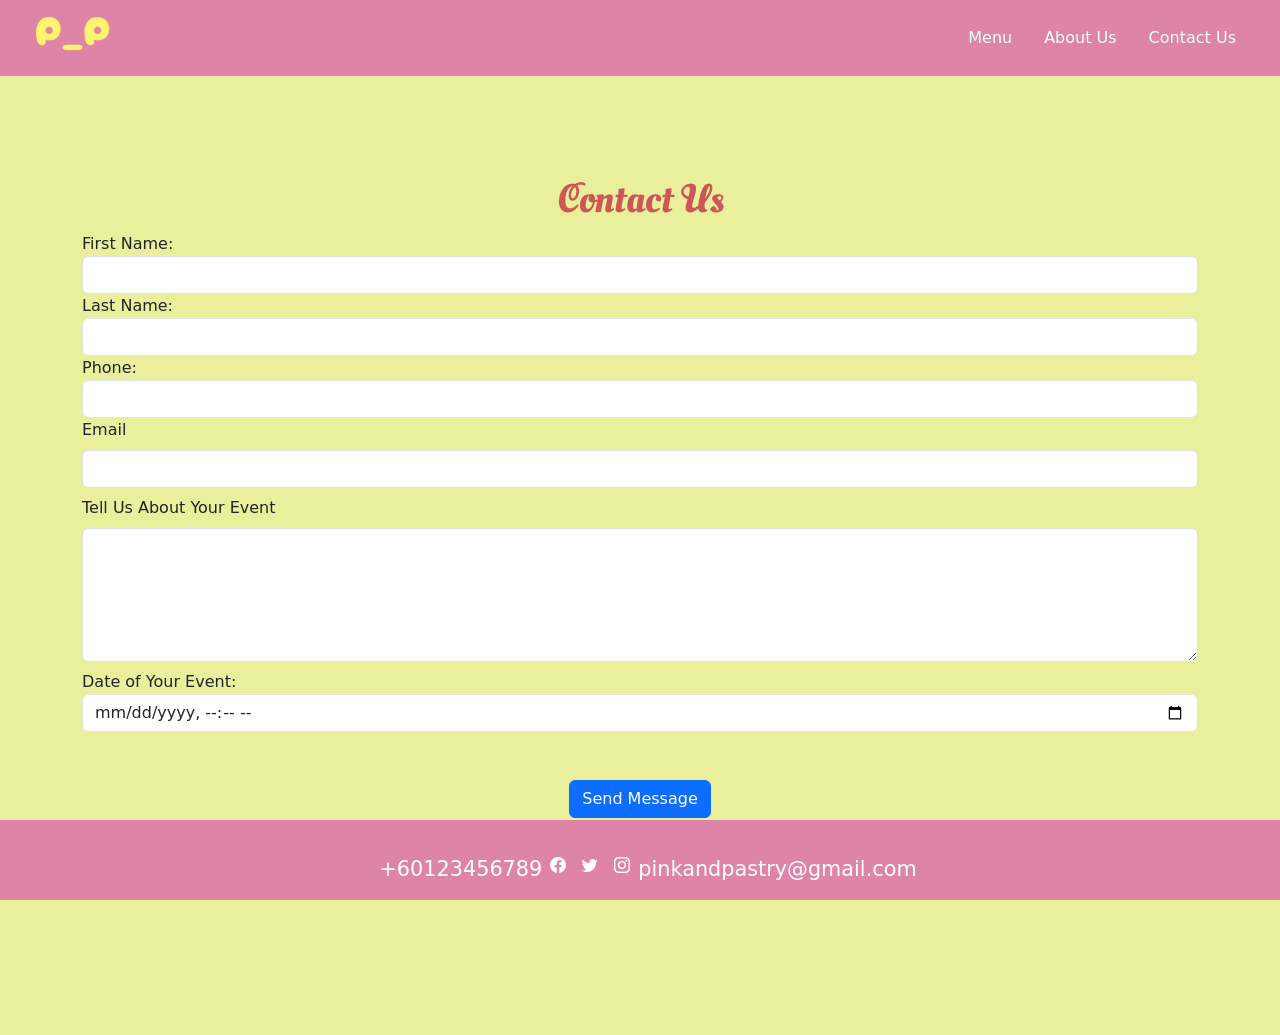
<file: website of interest/contact-us.html>
<!doctype html>
<html lang="en">
    <head>
        <meta charset="UTF-8" />
        <meta name="viewport" content="width=device-width, initial-scale=1.0" />
        <title>Contact Us</title>
        <link rel="stylesheet" href="https://cdn.jsdelivr.net/npm/bootstrap-icons@1.13.1/font/bootstrap-icons.min.css" />

        <link href="https://cdn.jsdelivr.net/npm/bootstrap@5.3.8/dist/css/bootstrap.min.css" rel="stylesheet" integrity="sha384-sRIl4kxILFvY47J16cr9ZwB07vP4J8+LH7qKQnuqkuIAvNWLzeN8tE5YBujZqJLB" crossorigin="anonymous" />
        <script src="https://cdn.jsdelivr.net/npm/bootstrap@5.3.8/dist/js/bootstrap.bundle.min.js" integrity="sha384-FKyoEForCGlyvwx9Hj09JcYn3nv7wiPVlz7YYwJrWVcXK/BmnVDxM+D2scQbITxI" crossorigin="anonymous"></script>
        <link rel="stylesheet" href="https://cdn.jsdelivr.net/npm/bootstrap-icons@1.13.1/font/bootstrap-icons.min.css" />
        <link rel="preconnect" href="https://fonts.googleapis.com" />
        <link rel="preconnect" href="https://fonts.gstatic.com" crossorigin />
        <link href="https://fonts.googleapis.com/css2?family=Fredoka:wght@300..700&family=Merriweather:ital,opsz,wght@0,18..144,300..900;1,18..144,300..900&family=Oleo+Script+Swash+Caps:wght@400;700&family=Oswald:wght@200..700&display=swap" rel="stylesheet" />
        <link rel="stylesheet" href="home.css" />
    </head>
    <style>
        @import url('https://cdn.jsdelivr.net/npm/bootstrap-icons@1.13.1/font/bootstrap-icons.min.css');
        body {
            height: 115vh;
        }
        /* navbar start  */
        .custom-navbar {
            background-color: rgb(222, 132, 166); /* or your color */
            backdrop-filter: blur(10px);
        }

        /* LOGO SIZE */
        .logo {
            height: 50px;
            width: auto;
        }

        /* MOBILE LOGO */
        @media (max-width: 576px) {
            .logo {
                height: 40px;
            }
        }

        /* NAV LINK STYLE */
        .nav-link {
            font-weight: 500;
            transition: 0.3s;
        }

        .nav-link:hover {
            color: #ff6b81;
        }

        /* FIX BODY OVERLAP (important for fixed navbar) */
        body {
            padding-top: 70px;
        }
        a {
            text-decoration: none;
        }

        li {
            list-style: none;
        }

        .text-azure {
            color: azure !important;
        }
        /*  nav bar end  */
        .container {
            padding-top: 90px;
        }
        footer {
            position: fixed;
            height: 5rem;
            left: 0;
            bottom: 0;
            width: 100%;
            background-color: rgb(222, 132, 166);
            color: white;
            text-align: center;
            padding: 10px 0;
            z-index: 1000;
        }
        footer p {
            font-size: clamp(0.8rem, 2vw, 1.3rem);
        }
        .social-icon {
            display: inline-block;
            cursor: pointer;
            transition: all 0.3s ease;
        }
        .social-icon:hover {
            transform: translateY(-5px);
        }

        .bi-facebook:hover {
            color: blueviolet !important;
        }
        .bi-twitter:hover {
            color: aqua !important;
        }
        .bi-instagram:hover {
            color: rgb(255, 46, 46) !important ;
        }
    </style>
    <body>
        <!-- navbar  -->
        <nav class="navbar navbar-expand-lg navbar-dark custom-navbar fixed-top px-4">
            <div class="container-fluid">
                <a href="menu.html" class="navbar-brand fw-bold"> <img src="P_P (1).png" class="logo" alt="P_P logo" /> </a>

                <button class="navbar-toggler" type="button" data-bs-toggle="collapse" data-bs-target="#navbarNav">
                    <span class="navbar-toggler-icon"></span>
                </button>

                <div class="collapse navbar-collapse" id="navbarNav">
                    <ul class="navbar-nav ms-auto gap-3">
                        <li class="nav-item"><a href="menu.html" class="nav-link text-azure">Menu</a></li>
                        <li class="nav-item"><a href="about-us.html" class="nav-link text-azure">About Us</a></li>
                        <li class="nav-item"><a href="contact-us.html" class="nav-link text-azure">Contact Us</a></li>
                    </ul>
                </div>
            </div>
        </nav>
        <div class="container">
            <h1 class="text-center mt-3" style="font-family: Oleo Script Swash Caps; color: rgb(205, 86, 86)">Contact Us</h1>
            <form>
                <div class="form-group">
                    <label for="fname">First Name:</label>
                    <input type="text" name="fname" class="form-control" id="fname" name="fname" placeholder="" />
                    <label for="lname">Last Name: </label>
                    <input type=" text" id="lname" class="form-control" name="lname" placeholder="" />
                </div>
                <div class="form-group">
                    <label for="phone">Phone:</label>
                    <input type="tel" name="phone" id="phone" class="form-control" />
                </div>
                <div class="form-group">
                    <label for="email">Email</label>
                    <input type="email" class="form-control my-2" id="email" />
                </div>
                <div class="form-group">
                    <label for="message">Tell Us About Your Event</label>
                    <textarea name="message" id="message" class="form-control my-2" rows="5"></textarea>
                </div>
                <div class="form-group">
                    <label for="daytime">Date of Your Event:</label>
                    <input type="datetime-local" name="daytime" id="daytime" class="form-control" />
                </div>

                <div class="d-flex justify-content-center mt-5">
                    <button type="submit" class="btn btn-primary">Send Message</button>
                </div>
            </form>
        </div>

        <footer>
            <div class="container-fluid py-4">
                <div class="d-flex container-fluid" style="margin-left: auto; margin-right: 0 auto; justify-content: center">
                    <p style="margin-left: 31rem !important">+60123456789</p>
                    <a href="https://www.facebook.com/" target="_blank"><i class="bi bi-facebook text-white px-2"> </i></a>
                    <a href="https://x.com/" target="_blank"><i class="bi bi-twitter text-white px-2"></i></a>
                    <a href="https://www.instagram.com/" target="_blank"><i class="bi bi-instagram text-white px-2"></i></a>
                    <p style="margin-right: 30rem !important">pinkandpastry@gmail.com</p>
                </div>
            </div>
        </footer>
    </body>
</html>
</file>
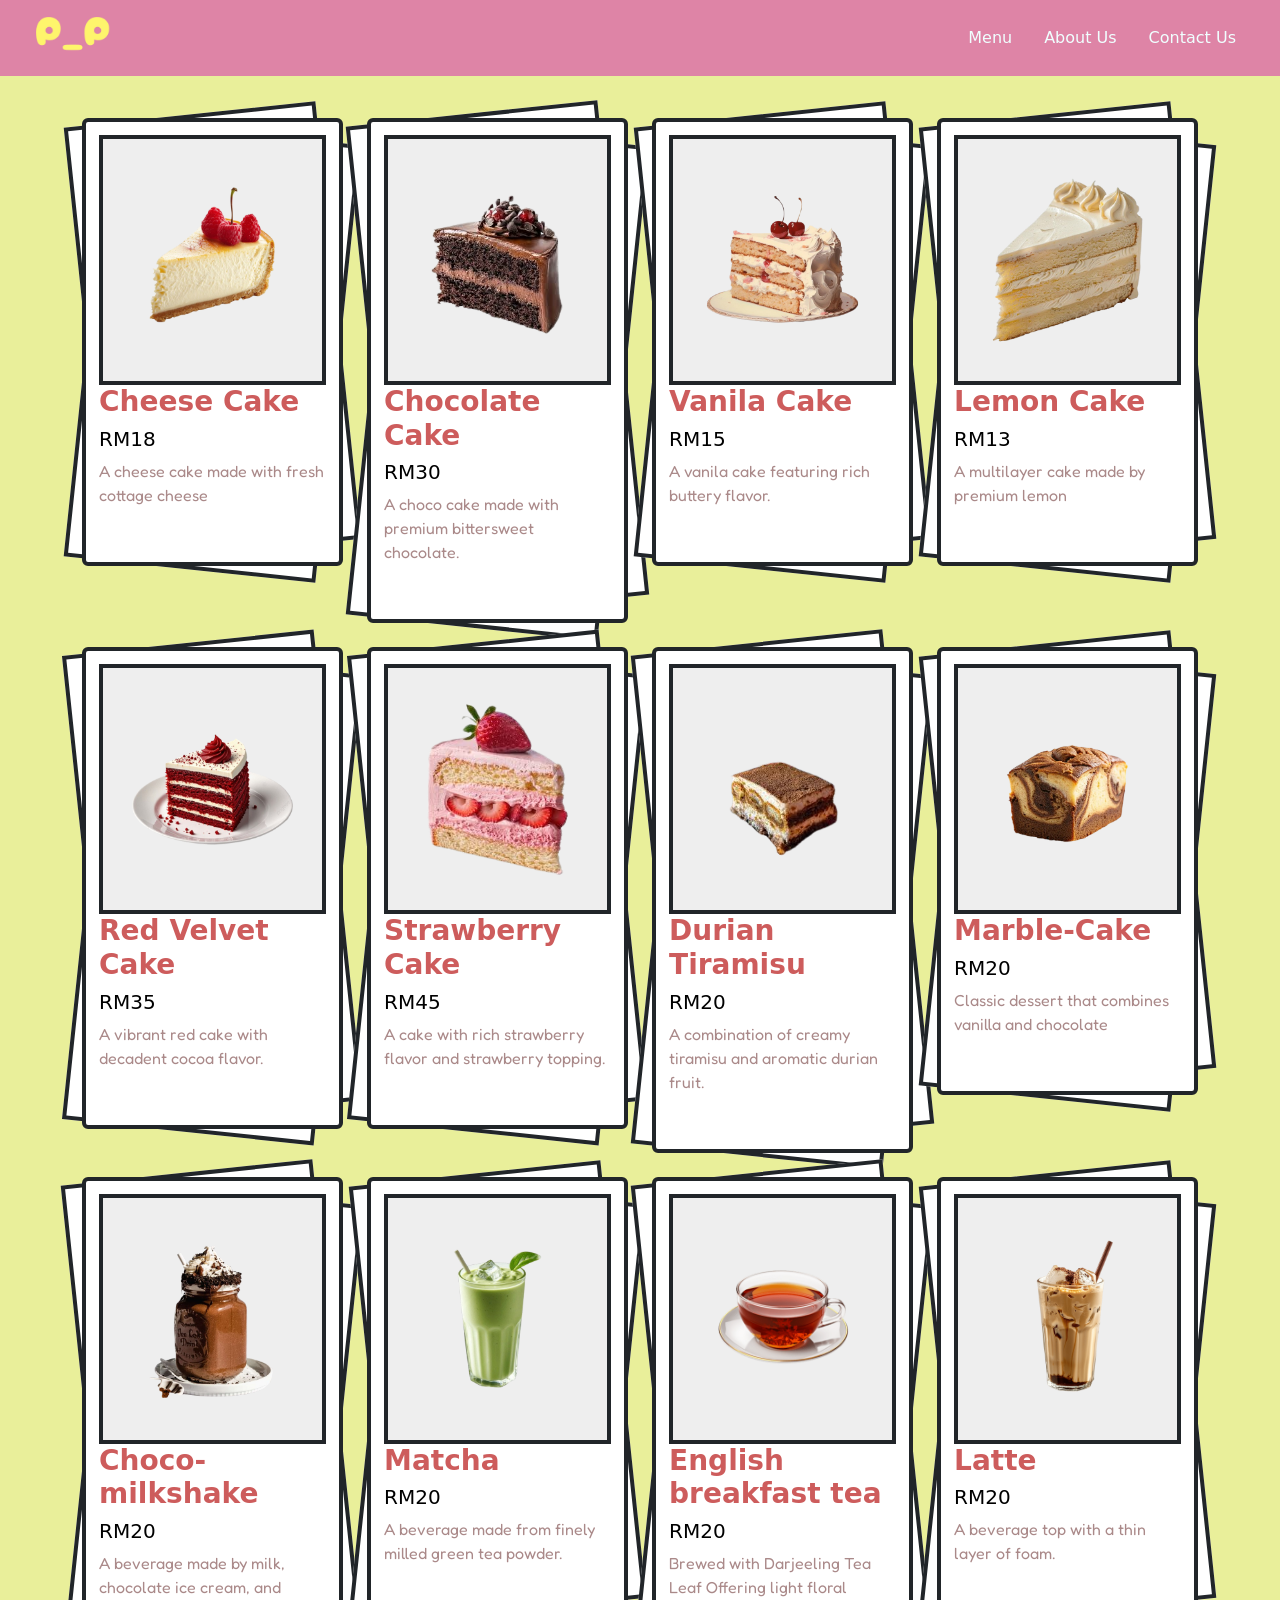
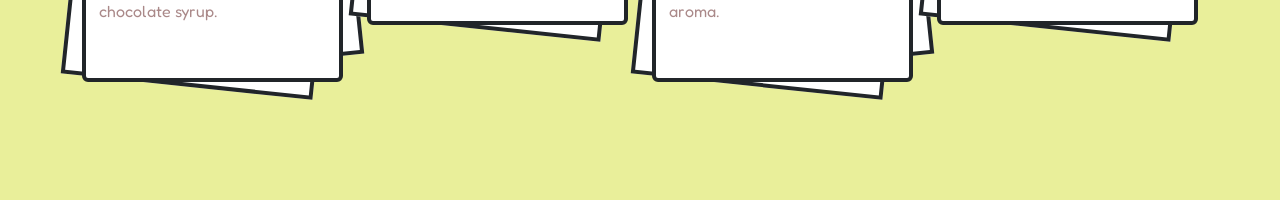
<file: website of interest/menu.html>
<!doctype html>
<html lang="en">
    <head>
        <meta charset="UTF-8" />
        <meta name="viewport" content="width=device-width, initial-scale=1.0" />
        <title>Menu</title>
        <link href="https://cdn.jsdelivr.net/npm/bootstrap@5.3.8/dist/css/bootstrap.min.css" rel="stylesheet" integrity="sha384-sRIl4kxILFvY47J16cr9ZwB07vP4J8+LH7qKQnuqkuIAvNWLzeN8tE5YBujZqJLB" crossorigin="anonymous" />
        <script src="https://cdn.jsdelivr.net/npm/bootstrap@5.3.8/dist/js/bootstrap.bundle.min.js" integrity="sha384-FKyoEForCGlyvwx9Hj09JcYn3nv7wiPVlz7YYwJrWVcXK/BmnVDxM+D2scQbITxI" crossorigin="anonymous"></script>
        <link rel="preconnect" href="https://fonts.googleapis.com" />
        <link rel="preconnect" href="https://fonts.gstatic.com" crossorigin />
        <link href="https://fonts.googleapis.com/css2?family=Fredoka:wght@300..700&family=Merriweather:ital,opsz,wght@0,18..144,300..900;1,18..144,300..900&family=Oleo+Script+Swash+Caps:wght@400;700&family=Oswald:wght@200..700&display=swap" rel="stylesheet" />
        <link rel="stylesheet" href="menu.css" />
        <link rel="stylesheet" href="home.css" />
        <style>
            @import url('https://fonts.googleapis.com/css2?family=Fredoka:wght@300..700&family=Merriweather:ital,opsz,wght@0,18..144,300..900;1,18..144,300..900&family=Oleo+Script+Swash+Caps:wght@400;700&family=Oswald:wght@200..700&display=swap');
        </style>
    </head>
    <body>
        <!-- navbar  -->
        <nav class="navbar navbar-expand-lg navbar-dark custom-navbar fixed-top px-4">
            <div class="container-fluid">
                <a href="index.html" class="navbar-brand fw-bold"> <img src="P_P (1).png" class="logo" alt="P_P logo" /> </a>

                <button class="navbar-toggler" type="button" data-bs-toggle="collapse" data-bs-target="#navbarNav">
                    <span class="navbar-toggler-icon"></span>
                </button>

                <div class="collapse navbar-collapse" id="navbarNav">
                    <ul class="navbar-nav ms-auto gap-3">
                        <li class="nav-item"><a href="menu.html" class="nav-link text-azure">Menu</a></li>
                        <li class="nav-item"><a href="about-us.html" class="nav-link text-azure">About Us</a></li>
                        <li class="nav-item"><a href="contact-us.html" class="nav-link text-azure">Contact Us</a></li>
                    </ul>
                </div>
            </div>
        </nav>

        <div class="container my-5">
            <div class="row row-cols-1 row-cols-sm-2 row-cols-md-3 row-cols-lg-4 g-4">
                <div class="col">
                    <div class="stack">
                        <div class="card">
                            <div class="image">
                                <img src="image/cake-1.png" alt="Cheese Cake " />
                            </div>
                            <div class="content">
                                <h3>Cheese Cake</h3>
                                <h5>RM18</h5>
                                <p>A cheese cake made with fresh cottage cheese</p>
                            </div>
                        </div>
                    </div>
                </div>
                <div class="col">
                    <div class="stack">
                        <div class="card">
                            <div class="image">
                                <img src="image/cake-2.png" alt="Chocolate Cake " />
                            </div>
                            <div class="content">
                                <h3>Chocolate Cake</h3>
                                <h5>RM30</h5>
                                <p>A choco cake made with premium bittersweet chocolate.</p>
                            </div>
                        </div>
                    </div>
                </div>
                <div class="col">
                    <div class="stack">
                        <div class="card">
                            <div class="image">
                                <img src="image/cake-3.png" alt="Vanila Cake " />
                            </div>
                            <div class="content">
                                <h3>Vanila Cake</h3>
                                <h5>RM15</h5>
                                <p>A vanila cake featuring rich buttery flavor.</p>
                            </div>
                        </div>
                    </div>
                </div>
                <div class="col">
                    <div class="stack">
                        <div class="card">
                            <div class="image">
                                <img src="image/cake-4.png" alt="Lemon Cake " />
                            </div>
                            <div class="content">
                                <h3>Lemon Cake</h3>
                                <h5>RM13</h5>
                                <p>A multilayer cake made by premium lemon</p>
                            </div>
                        </div>
                    </div>
                </div>
                <div class="col">
                    <div class="stack">
                        <div class="card">
                            <div class="image">
                                <img src="image/cake-5.png" alt="Red Velvet Cake  " />
                            </div>
                            <div class="content">
                                <h3>Red Velvet Cake</h3>
                                <h5>RM35</h5>
                                <p>A vibrant red cake with decadent cocoa flavor.</p>
                            </div>
                        </div>
                    </div>
                </div>
                <div class="col">
                    <div class="stack">
                        <div class="card">
                            <div class="image">
                                <img src="image/cake-6.png" alt="Strawberry Cake " />
                            </div>
                            <div class="content">
                                <h3>Strawberry Cake</h3>
                                <h5>RM45</h5>
                                <p>A cake with rich strawberry flavor and strawberry topping.</p>
                            </div>
                        </div>
                    </div>
                </div>
                <div class="col">
                    <div class="stack">
                        <div class="card">
                            <div class="image">
                                <img src="image/durian-tiramisu.png" alt="durian-tiramisu" />
                            </div>
                            <div class="content">
                                <h3>Durian Tiramisu</h3>
                                <h5>RM20</h5>
                                <p>A combination of creamy tiramisu and aromatic durian fruit.</p>
                            </div>
                        </div>
                    </div>
                </div>
                <div class="col">
                    <div class="stack">
                        <div class="card">
                            <div class="image">
                                <img src="image/marble-cake.png" alt="marble-cake" />
                            </div>
                            <div class="content">
                                <h3>Marble-Cake</h3>
                                <h5>RM20</h5>
                                <p>Classic dessert that combines vanilla and chocolate</p>
                            </div>
                        </div>
                    </div>
                </div>

                <div class="col">
                    <div class="stack">
                        <div class="card">
                            <div class="image">
                                <img src="image/choco-milkshake.png" alt="choco-milkshake" />
                            </div>
                            <div class="content">
                                <h3>Choco-milkshake</h3>
                                <h5>RM20</h5>
                                <p>A beverage made by milk, chocolate ice cream, and chocolate syrup.</p>
                            </div>
                        </div>
                    </div>
                </div>
                <div class="col">
                    <div class="stack">
                        <div class="card">
                            <div class="image">
                                <img src="image/matcha.png" alt="Matcha " />
                            </div>
                            <div class="content">
                                <h3>Matcha</h3>
                                <h5>RM20</h5>
                                <p>A beverage made from finely milled green tea powder.</p>
                            </div>
                        </div>
                    </div>
                </div>
                <div class="col">
                    <div class="stack">
                        <div class="card">
                            <div class="image">
                                <img src="image/tea.png" alt="Tea " />
                            </div>
                            <div class="content">
                                <h3>English breakfast tea</h3>
                                <h5>RM20</h5>
                                <p>Brewed with Darjeeling Tea Leaf Offering light floral aroma.</p>
                            </div>
                        </div>
                    </div>
                </div>
                <div class="col">
                    <div class="stack">
                        <div class="card">
                            <div class="image">
                                <img src="image/coffee.png" alt="Latte " />
                            </div>
                            <div class="content">
                                <h3>Latte</h3>
                                <h5>RM20</h5>
                                <p>A beverage top with a thin layer of foam.</p>
                            </div>
                        </div>
                    </div>
                </div>
            </div>
        </div>
    </body>
</html>
</file>
<file: website of interest/home.css>
* {
    margin: 0;
    padding: 0;
}

body {
    background-color: rgb(233, 239, 154);
    width: 100%;
    min-height: 100vh;
    padding-top: 70px;
}
a {
    text-decoration: none;
}
li {
    list-style: none;
}

/* navbar start  */
.custom-navbar {
    background-color: rgb(222, 132, 166);
    backdrop-filter: blur(10px);
}

.logo {
    height: 50px;
    width: auto;
}

@media (max-width: 576px) {
    .logo {
        height: 40px;
    }
}

.nav-link {
    font-weight: 500;
    transition: 0.3s;
}

.nav-link:hover {
    color: #ff6b81;
}

.text-azure {
    color: azure !important;
}
/*  nav bar end  */

.cake-bg {
    min-height: 100vh;
    background-image: url('cake bg.png');
    background-size: cover;
    background-position: center;
    background-repeat: no-repeat;
    display: flex;
    align-items: center;
}

.awards {
    width: 100%;
    justify-content: flex-end;
}

.award-item {
    flex: 0 0 auto;
    display: flex;
    justify-content: center;
    align-items: center;
}

.awards-logo {
    max-width: 110px;
    width: 100%;
    height: auto;
}
.motto h1,
.motto p {
    font-size: clamp(1.25rem, 2.5vw, 2rem);
}

@media (max-width: 991.98px) {
    .awards {
        justify-content: center !important;
        gap: 1rem;
    }
    .award-item {
        flex: 0 0 45%;
    }
}

@media (max-width: 575.98px) {
    .award-item {
        flex: 0 0 100%;
    }
}

.hero-title {
    font-size: 2.2rem;
    line-height: 1.2;
}

.hero-text {
    font-size: 1rem;
}

/* tablet */
@media (min-width: 768px) {
    .awards-logo {
        width: 100px;
    }
    .hero-title {
        font-size: 2rem;
        text-align: center;
    }

    .hero-text {
        font-size: 1.1rem;
    }
}

/* desktop */
@media (min-width: 1200px) {
    .awards-logo {
        width: 120px;
    }
    .hero-title {
        font-size: 3.5rem;
    }

    .hero-text {
        font-size: 1.2rem;
    }
}

/* carousel section  */
.testimonial-section {
    background-color: rgba(233, 239, 154);
    border-radius: 1rem;
}

.testimonial-card {
    flex: 0 0 auto;
    width: 260px;
    margin-right: 1rem;
    padding: 1rem;
    border-radius: 12px;
    background: #fff;
    transition: transform 0.3s ease;
}
.awards {
    scale: 3;
}
/* OUTER WRAPPER */
.carousel {
    /* overflow: hidden; */
    width: 100%;
}

.track {
    display: flex;
    width: max-content;
    animation: scroll 30s linear infinite;
    will-change: transform;
}

.group {
    display: flex;
}

/* iframe hover  */
.testimonial-card:hover {
    transform: scale(1.05);
}
iframe {
    opacity: 0.8;
    transition: all 0.2s ease-in 0s;
}
iframe:hover {
    transform: scale(1.05);
    opacity: 1;
}

.testimonial-card img {
    width: 70px;
    height: 70px;
    object-fit: cover;
    margin-bottom: 10px;
}

.stars {
    color: gold;
    font-size: 14px;
}

/* carousel animation  */
@keyframes scroll {
    0% {
        transform: translateX(0);
    }
    100% {
        transform: translateX(-50%);
    }
}

@media (max-width: 576px) {
    .testimonial-card {
        width: 220px;
        margin-right: 0.8rem;
    }

    .track {
        animation: scroll 20s linear infinite;
    }
}

@media (min-width: 768px) {
    .testimonial-card {
        width: 240px;
    }
}

@media (min-width: 1200px) {
    .testimonial-card {
        width: 260px;
    }
}

.carousel:hover .track {
    animation-play-state: paused;
}

.carousel {
    mask-image: linear-gradient(to right, transparent, black 10%, black 90%, transparent);
}

/* button animation start */
.btn-12,
.btn-12 *,
.btn-12 :after,
.btn-12 :before,
.btn-12:after,
.btn-12:before {
    border: 0 solid;
    box-sizing: border-box;
}

.btn-12 {
    -webkit-tap-highlight-color: transparent;
    -webkit-appearance: button;
    background-color: #3f3d33;
    background-image: none;
    color: #fff;
    cursor: pointer;
    font-family:
        ui-sans-serif,
        system-ui,
        -apple-system,
        BlinkMacSystemFont,
        Segoe UI,
        Roboto,
        Helvetica Neue,
        Arial,
        Noto Sans,
        sans-serif,
        Apple Color Emoji,
        Segoe UI Emoji,
        Segoe UI Symbol,
        Noto Color Emoji;
    font-size: 100%;
    font-weight: 900;
    line-height: 1.5;
    margin: 1.5rem 0 0 0;
    padding: 0.8rem 3rem;
    text-transform: uppercase;
    width: fit-content;
}

.btn-12:disabled {
    cursor: default;
}

.btn-12:-moz-focusring {
    outline: auto;
}

.btn-12 svg {
    display: block;
    vertical-align: middle;
}

.btn-12 [hidden] {
    display: none;
}

.btn-12 {
    border-radius: 99rem;
    border-width: 2px;
    overflow: hidden;
    position: relative;
    display: inline-flex;
    align-items: center;
    justify-content: center;
}

.btn-12 span {
    mix-blend-mode: difference;
}

.btn-12:after,
.btn-12:before {
    background: linear-gradient(90deg, #bb4e4e 25%, transparent 0, transparent 50%, #bb4e4e 0, #bb4e4e 75%, transparent 0);
    content: '';
    inset: 0;
    position: absolute;
    transform: translateY(var(--progress, 100%));
    transition: transform 0.2s ease;
    z-index: -1;
}

.btn-12:after {
    --progress: -100%;
    background: linear-gradient(90deg, transparent 0, transparent 25%, #bb4e4e 0, #bb4e4e 50%, transparent 0, transparent 75%, #bb4e4e 0);
    z-index: -1;
}

.btn-12:hover:after,
.btn-12:hover:before {
    --progress: 0;
}
/* button animation end */

.location-section {
    background-color: rgba(250, 74, 74, 0.8);
}

.wave {
    width: 100%;
    line-height: 0;
    overflow: hidden;
}

.wave svg {
    display: block;
    width: 100%;
    height: 80px;
}

.wave path {
    fill: rgba(250, 74, 74, 0.8);
}

.location-img {
    max-width: 100%;
    height: auto;
    border-radius: 12px;
}

.address h1 {
    color: black;
    font-weight: bold;
}

.address p {
    font-size: 1.1rem;
    color: #444;
}

@media (max-width: 576px) {
    .address {
        text-align: center;
    }

    .address p {
        font-size: 1rem;
    }

    .location-img {
        max-width: 90%;
        margin: auto;
    }
}
</file>
<file: website of interest/menu.css>
* {
    margin: 0;
    padding: 0;
}

body {
    background-color: rgb(233, 239, 154);
    width: 100%;
    height: 200vh;
    height: 200vh !important;
    padding-top: 70px;
}
/* navbar start  */
.custom-navbar {
    background-color: rgb(222, 132, 166); 
    backdrop-filter: blur(10px);
}


.logo {
    height: 50px;
    width: auto;
}


@media (max-width: 576px) {
    .logo {
        height: 40px;
    }
}


.nav-link {
    font-weight: 500;
    transition: 0.3s;
}

.nav-link:hover {
    color: #ff6b81;
}


body {
    padding-top: 70px;
}
a {
    text-decoration: none;
}

li {
    list-style: none;
}

.text-azure {
    color: azure !important;
}
/*  nav bar end  */
.image img {
    display: block;
    max-width: 90%;
    max-height: 90%;
    object-fit: contain;
    margin: auto;
}

.stack {
    width: 100%;
    max-width: 400px;
    margin: 0 auto;
    position: relative;
    z-index: 1;
    transition: 0.25s ease;
    &:hover {
        transform: rotate(5deg);
        .card:before {
            transform: translatey(-2%) rotate(-4deg);
        }
        .card:after {
            transform: translatey(2%) rotate(4deg);
        }
    }
}
h3 {
    font-weight: bolder;
    color: indianred;
}
h5 {
    color: rgb(0, 0, 0);
}
p {
    font-family: Fredoka;
    color: rgb(170, 137, 137);
}
.card {
    aspect-ratio: 3 / 2;
    border: 4px solid;
    background-color: #fff;
    position: relative;
    transition: 0.15s ease;
    cursor: pointer;
    padding: 5% 5% 15% 5%;
    &:before,
    &:after {
        content: '';
        display: block;
        position: absolute;
        height: 100%;
        width: 100%;
        border: 4px solid;
        background-color: #fff;
        transform-origin: center center;
        z-index: -1;
        transition: 0.15s ease;
        top: 0;
        left: 0;
    }

    &:before {
        transform: translatey(-2%) rotate(-6deg);
    }

    &:after {
        transform: translatey(2%) rotate(6deg);
    }
}
.image {
    width: 100%;
    border: 4px solid;
    background-color: #eee;
    aspect-ratio: 1 / 1;
    min-height: 250px;
    display: flex;
    align-items: center;
    justify-content: center;
    overflow: hidden;
    position: relative;
    padding: 20px;
}
</file>
